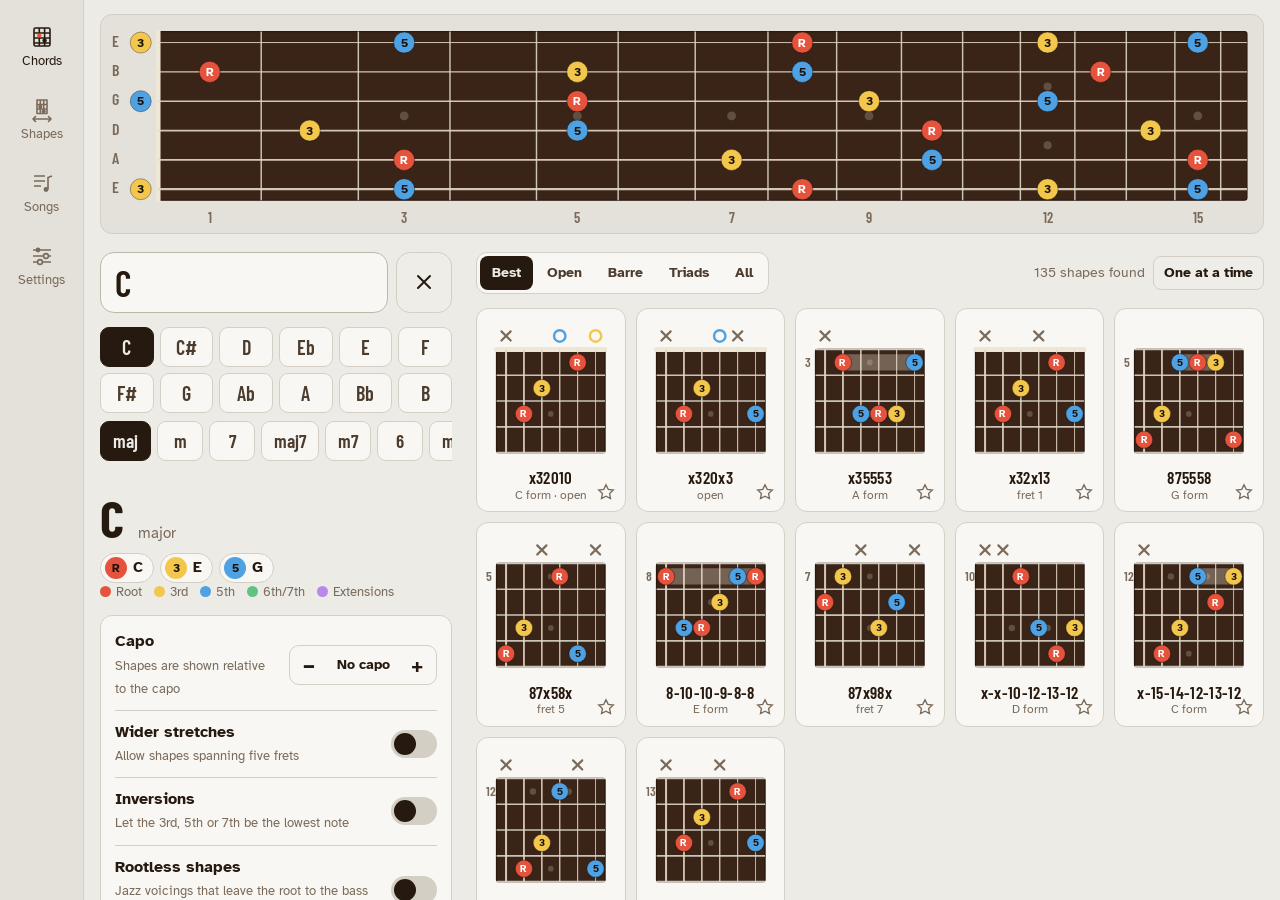
<file: index.html>
<!doctype html>
<html lang="en">
<head>
<meta charset="utf-8">
<meta name="viewport" content="width=device-width, initial-scale=1, viewport-fit=cover">
<title>Fretwise</title>
<meta name="description" content="Chord shapes, neck maps and song sheets for guitar.">
<meta name="theme-color" content="#1d1511">
<meta name="apple-mobile-web-app-capable" content="yes">
<meta name="mobile-web-app-capable" content="yes">
<meta name="apple-mobile-web-app-status-bar-style" content="black-translucent">
<meta name="apple-mobile-web-app-title" content="Fretwise">
<link rel="manifest" href="manifest.webmanifest">
<link rel="icon" href="icons/icon-192.png">
<link rel="apple-touch-icon" href="icons/apple-touch-icon.png">
<link rel="stylesheet" href="css/app.css">
<script>
// Interface size. Everything in the stylesheet is in rem, so this one number scales the whole app.
// Tablets aim for a layout about 980pt wide in portrait and 1240pt in landscape; phones and desktops stay at 1.
(function () {
  var SIZES = { smaller: 0.85, auto: 1, larger: 1.15, largest: 1.3 };
  function apply() {
    var size = "auto";
    try { size = JSON.parse(localStorage.getItem("fretwise.prefs") || "{}").uiSize || "auto"; } catch (e) {}
    var w = window.innerWidth, h = window.innerHeight;
    var touch = (navigator.maxTouchPoints || 0) > 0 || (window.matchMedia && matchMedia("(pointer: coarse)").matches);
    var tablet = touch && Math.min(w, h) >= 700;
    var s = 1;
    if (tablet) s = Math.min(2.2, Math.max(1.1, w / (h >= w ? 980 : 1240)));
    s *= SIZES[size] || 1;
    var eff = w / s, r = document.documentElement;
    r.style.fontSize = (16 * s).toFixed(2) + "px";
    r.classList.toggle("tablet", tablet);
    r.classList.toggle("wide", eff >= 900);
    r.classList.toggle("xwide", eff >= 1150);
    r.classList.toggle("small", eff <= 560);
    r.classList.toggle("narrow", eff <= 420);
  }
  window.__fwScale = apply;
  apply();
  window.addEventListener("resize", apply);
  window.addEventListener("orientationchange", function () { setTimeout(apply, 120); });
})();
</script>
</head>
<body>
<div id="app">
  <main id="view" tabindex="-1"></main>
  <nav class="tabs" aria-label="Sections">
    <button data-go="#/chords" aria-label="Chords">
      <svg viewBox="0 0 26 26" fill="none" stroke="currentColor" stroke-width="1.6" aria-hidden="true"><rect x="5" y="4" width="16" height="18" rx="1.5"/><path d="M5 9h16M5 14h16M5 19h16M10.3 4v18M15.6 4v18"/><circle class="ac" cx="10.3" cy="11.5" r="2.2" fill="currentColor" stroke="none"/><circle cx="15.6" cy="16.5" r="2.2" fill="currentColor" stroke="none"/></svg>
      <span>Chords</span>
    </button>
    <button data-go="#/shapes" aria-label="Shapes">
      <svg viewBox="0 0 26 26" fill="none" stroke="currentColor" stroke-width="1.6" stroke-linecap="round" stroke-linejoin="round" aria-hidden="true"><path d="M8 3h10M8 7.5h10M8 12h10M8 16.5h10M8 3v13.5M11.3 3v13.5M14.7 3v13.5M18 3v13.5"/><circle class="ac" cx="11.3" cy="9.75" r="2" fill="currentColor" stroke="none"/><circle cx="14.7" cy="14.25" r="2" fill="currentColor" stroke="none"/><path d="M4 22h18M6.5 19.5L4 22l2.5 2.5M19.5 19.5L22 22l-2.5 2.5"/></svg>
      <span>Shapes</span>
    </button>
    <button data-go="#/songs" aria-label="Songs">
      <svg viewBox="0 0 26 26" fill="none" stroke="currentColor" stroke-width="1.6" aria-hidden="true"><path d="M5 6h11M5 11h11M5 16h7"/><path d="M19 19.5V7.5l4-1.5"/><circle class="ac" cx="17" cy="19.5" r="2.4" fill="currentColor" stroke="none"/></svg>
      <span>Songs</span>
    </button>
    <button data-go="#/settings" aria-label="Settings">
      <svg viewBox="0 0 26 26" fill="none" stroke="currentColor" stroke-width="1.6" aria-hidden="true"><path d="M4 7h18M4 13h18M4 19h18"/><circle class="ac" cx="9" cy="7" r="2.4" fill="currentColor" stroke="none"/><circle cx="17" cy="13" r="2.4" fill="var(--bg-2)"/><circle cx="11" cy="19" r="2.4" fill="var(--bg-2)"/></svg>
      <span>Settings</span>
    </button>
  </nav>
</div>
<div id="toast" class="hidden" role="status" aria-live="polite"></div>
<script type="module" src="js/app.js"></script>
</body>
</html>
</file>
<file: css/app.css>
@font-face { font-family: "Atkinson"; src: url(../fonts/atkinson-hyperlegible-latin-400-normal.woff2) format("woff2"); font-weight: 400; font-display: swap; }
@font-face { font-family: "Atkinson"; src: url(../fonts/atkinson-hyperlegible-latin-700-normal.woff2) format("woff2"); font-weight: 700; font-display: swap; }
@font-face { font-family: "Barlow C"; src: url(../fonts/barlow-condensed-latin-500-normal.woff2) format("woff2"); font-weight: 500; font-display: swap; }
@font-face { font-family: "Barlow C"; src: url(../fonts/barlow-condensed-latin-600-normal.woff2) format("woff2"); font-weight: 600; font-display: swap; }
@font-face { font-family: "Barlow C"; src: url(../fonts/barlow-condensed-latin-700-normal.woff2) format("woff2"); font-weight: 700; font-display: swap; }

/* Stage: dark, warm, for dim rooms and gigs */
:root, :root[data-theme="stage"] {
  --bg: #1d1511;
  --bg-2: #241a15;
  --panel: #2b201a;
  --panel-2: #352820;
  --line: #4a392d;
  --line-2: #5d483a;
  --ink: #f2eadf;
  --ink-2: #d2c4b2;
  --muted: #a08d79;
  --chord: #f0bc68;
  --focus: #8fd0ff;
  --on-accent: #1d1511;
  --shadow: 0 0.625rem 1.875rem rgba(0, 0, 0, .45);
  color-scheme: dark;
}
/* Day: pale, for practice by a window */
:root[data-theme="day"] {
  --bg: #ecebe6;
  --bg-2: #e3e1da;
  --panel: #f8f7f3;
  --panel-2: #efede7;
  --line: #d3cfc4;
  --line-2: #bdb7aa;
  --ink: #26190f;
  --ink-2: #4c3c2e;
  --muted: #7a6a5a;
  --chord: #a3511c;
  --focus: #1d6fb8;
  --on-accent: #fff;
  --shadow: 0 0.625rem 1.875rem rgba(60, 40, 20, .18);
  color-scheme: light;
}
@media (prefers-color-scheme: light) {
  :root:not([data-theme]) , :root[data-theme="auto"] {
    --bg: #ecebe6; --bg-2: #e3e1da; --panel: #f8f7f3; --panel-2: #efede7; --line: #d3cfc4; --line-2: #bdb7aa;
    --ink: #26190f; --ink-2: #4c3c2e; --muted: #7a6a5a; --chord: #a3511c; --focus: #1d6fb8; --on-accent: #fff;
    --shadow: 0 0.625rem 1.875rem rgba(60, 40, 20, .18); color-scheme: light;
  }
}
:root {
  /* Degree colours: the same in both themes so a shape always reads the same */
  --deg-root: #e5533d;
  --deg-third: #f3c64c;
  --deg-fifth: #4ea2e3;
  --deg-seventh: #63c184;
  --deg-ext: #b88ae8;
  --deg-bass: #a8a196;
  /* The fretboard itself */
  --wood: #3a2418;
  --wood-edge: #2a190f;
  --fret: #c9c3b8;
  --nut: #efe7d6;
  --string: #e4d8c3;
  --inlay: #efe7d8;
  --font-ui: "Atkinson", system-ui, -apple-system, "Segoe UI", Roboto, sans-serif;
  --font-chord: "Barlow C", "Roboto Condensed", "Arial Narrow", sans-serif;
  --r: 0.75rem;
  --safe-t: env(safe-area-inset-top, 0px);
  --safe-b: env(safe-area-inset-bottom, 0px);
  --safe-l: env(safe-area-inset-left, 0px);
  --safe-r: env(safe-area-inset-right, 0px);
}

* { box-sizing: border-box; }
html, body { margin: 0; height: 100%; }
body {
  background: var(--bg);
  color: var(--ink);
  font: 400 1rem/1.45 var(--font-ui);
  -webkit-text-size-adjust: 100%;
  -webkit-tap-highlight-color: transparent;
  overscroll-behavior-y: none;
}
button, input, select, textarea { font: inherit; color: inherit; }
button { cursor: pointer; }
:focus-visible { outline: 0.125rem solid var(--focus); outline-offset: 0.125rem; }
.hidden { display: none !important; }
.muted { color: var(--muted); }
.sr { position: absolute; width: 1px; height: 1px; overflow: hidden; clip: rect(0 0 0 0); }

/* ---------- shell ---------- */
#app { display: grid; height: 100%; grid-template-rows: 1fr auto; }
#view { overflow-y: auto; overflow-x: hidden; -webkit-overflow-scrolling: touch; padding-top: var(--safe-t); padding-left: var(--safe-l); padding-right: var(--safe-r); }
nav.tabs {
  display: flex; justify-content: space-around;
  background: var(--bg-2); border-top: 1px solid var(--line);
  padding: 0.25rem 0.5rem calc(0.25rem + var(--safe-b));
}
nav.tabs button {
  flex: 1; max-width: 10rem; background: none; border: 0; padding: 0.375rem 0.25rem 0.25rem;
  display: flex; flex-direction: column; align-items: center; gap: 0.125rem;
  color: var(--muted); font-size: 0.8125rem; border-radius: 0.625rem;
}
nav.tabs button svg { width: 1.625rem; height: 1.625rem; }
nav.tabs button[aria-current="page"] { color: var(--ink); }
nav.tabs button[aria-current="page"] svg .ac { fill: var(--deg-root); }

html.wide #app { grid-template-columns: 5.25rem 1fr; grid-template-rows: 1fr; }
html.wide nav.tabs { order: -1; flex-direction: column; justify-content: flex-start; gap: 0.375rem; border-top: 0; border-right: 1px solid var(--line); padding: calc(0.875rem + var(--safe-t)) 0.375rem 0.875rem calc(0.375rem + var(--safe-l)); }
html.wide nav.tabs button { flex: 0; padding: 0.625rem 0.25rem; }
html.wide #view { padding-left: 0; }


.page { padding: 0.875rem 1rem 2.5rem; max-width: 87.5rem; margin: 0 auto; }
.page h1 { font: 700 1.625rem/1.2 var(--font-ui); margin: 0.375rem 0 0.875rem; letter-spacing: -.01em; }
.row { display: flex; gap: 0.5rem; align-items: center; flex-wrap: wrap; }
.grow { flex: 1; min-width: 0; }

.btn {
  display: inline-flex; align-items: center; justify-content: center; gap: 0.375rem;
  min-height: 2.625rem; padding: 0 0.875rem; border-radius: 0.625rem;
  background: var(--panel-2); border: 1px solid var(--line); color: var(--ink);
  font-weight: 700; font-size: 0.9375rem; white-space: nowrap;
}
.btn svg { width: 1.25rem; height: 1.25rem; }
.btn.pri { background: var(--ink); color: var(--bg); border-color: var(--ink); }
.btn.ghost { background: none; border-color: transparent; }
.btn.sm { min-height: 2.125rem; padding: 0 0.625rem; font-size: 0.875rem; border-radius: 0.5rem; }
.btn.icon { padding: 0; width: 2.625rem; }
.btn.sm.icon { width: 2.125rem; }
.btn.danger { color: var(--deg-root); }
.btn:disabled { opacity: .4; cursor: default; }

.inp, .sel, textarea.inp {
  background: var(--panel); border: 1px solid var(--line); border-radius: 0.625rem;
  min-height: 2.625rem; padding: 0.5rem 0.75rem; width: 100%;
}
textarea.inp { min-height: 50vh; font: 400 0.9375rem/1.5 ui-monospace, "SF Mono", Menlo, Consolas, monospace; resize: vertical; white-space: pre; overflow-wrap: normal; overflow-x: auto; }
label.f { display: grid; gap: 0.25rem; font-size: 0.875rem; color: var(--muted); }
label.f > span { font-weight: 700; color: var(--ink-2); }

.seg { display: inline-flex; background: var(--panel); border: 1px solid var(--line); border-radius: 0.6875rem; padding: 0.1875rem; gap: 0.125rem; overflow-x: auto; max-width: 100%; scrollbar-width: none; }
.seg::-webkit-scrollbar { display: none; }
.seg button { border: 0; background: none; padding: 0.4375rem 0.75rem; border-radius: 0.5rem; color: var(--ink-2); font-weight: 700; font-size: 0.875rem; white-space: nowrap; }
.seg button[aria-pressed="true"] { background: var(--ink); color: var(--bg); }

.stepper { display: inline-flex; align-items: center; background: var(--panel); border: 1px solid var(--line); border-radius: 0.625rem; }
.stepper button { background: none; border: 0; width: 2.375rem; height: 2.375rem; font-size: 1.25rem; font-weight: 700; color: var(--ink); }
.stepper output { min-width: 4.375rem; text-align: center; font-weight: 700; font-size: 0.875rem; }
.stepper output small { display: block; font-weight: 400; color: var(--muted); font-size: 0.7188rem; line-height: 1; }

.toggle { display: flex; align-items: center; gap: 0.75rem; padding: 0.625rem 0; }
.toggle input { appearance: none; width: 2.875rem; height: 1.75rem; border-radius: 0.875rem; background: var(--line); position: relative; flex: none; margin: 0; transition: background .15s; }
.toggle input::after { content: ""; position: absolute; top: 0.1875rem; left: 0.1875rem; width: 1.375rem; height: 1.375rem; border-radius: 50%; background: var(--ink); transition: transform .15s; }
.toggle input:checked { background: var(--deg-seventh); }
.toggle input:checked::after { transform: translateX(1.125rem); background: #fff; }
.toggle .t { flex: 1; }
.toggle .t b { display: block; }
.toggle .t small { color: var(--muted); }

/* ---------- chord finder ---------- */
.finder { display: grid; gap: 0.875rem; grid-template-columns: minmax(0, 1fr); }
.symbol-bar { display: flex; gap: 0.5rem; align-items: stretch; }
.symbol-input {
  flex: 1; min-width: 0; background: var(--panel); border: 1px solid var(--line-2); border-radius: 0.875rem;
  font: 600 2.25rem/1 var(--font-chord); padding: 0.5rem 0.875rem; color: var(--ink); letter-spacing: .01em;
}
.symbol-input::placeholder { color: var(--muted); font-weight: 500; }
.symbol-bar .btn { min-height: 3.5rem; width: 3.5rem; border-radius: 0.875rem; padding: 0; }
.symbol-bar .btn svg { width: 1.5rem; height: 1.5rem; }

.keypad { display: grid; gap: 0.5rem; grid-template-columns: minmax(0, 1fr); }
.roots { display: grid; grid-template-columns: repeat(6, 1fr); gap: 0.375rem; }
.roots button, .quals button {
  background: var(--panel); border: 1px solid var(--line); border-radius: 0.5625rem; min-height: 2.5rem;
  font: 600 1.25rem/1 var(--font-chord); color: var(--ink-2);
}
.roots button[aria-pressed="true"], .quals button[aria-pressed="true"] { background: var(--ink); color: var(--bg); border-color: var(--ink); }
.quals { display: flex; gap: 0.375rem; overflow-x: auto; padding-bottom: 0.125rem; scrollbar-width: none; }
.quals::-webkit-scrollbar { display: none; }
.quals button { flex: none; padding: 0 0.75rem; font-size: 1.1875rem; min-width: 2.875rem; }
.recent { display: flex; gap: 0.375rem; flex-wrap: wrap; align-items: center; }
.recent .lbl { font-size: 0.8125rem; color: var(--muted); margin-right: 0.125rem; }
.recent button { background: none; border: 1px solid var(--line); border-radius: 62.4375rem; padding: 0.1875rem 0.6875rem; font: 600 1.0625rem/1.2 var(--font-chord); color: var(--ink-2); }

.chord-head { display: flex; align-items: baseline; gap: 0.875rem; flex-wrap: wrap; }
.chord-head h2 { font: 700 3.25rem/1 var(--font-chord); margin: 0; letter-spacing: -.005em; }
.chord-head .desc { color: var(--muted); font-size: 0.9375rem; }
.tones { display: flex; gap: 0.375rem; flex-wrap: wrap; margin-top: 0.5rem; }
.tone { display: inline-flex; align-items: center; gap: 0.375rem; padding: 0.1875rem 0.625rem 0.1875rem 0.25rem; border-radius: 62.4375rem; background: var(--panel); border: 1px solid var(--line); font-size: 0.9375rem; }
.tone i { font: 700 0.75rem/1 var(--font-ui); font-style: normal; min-width: 1.375rem; height: 1.375rem; padding: 0 0.3125rem; border-radius: 0.6875rem; display: inline-grid; place-items: center; color: #1b120c; }
.tone.opt { opacity: .7; border-style: dashed; }
.tone b { font-weight: 700; }
.hint { color: var(--muted); font-size: 0.875rem; }
.err { color: var(--deg-root); font-weight: 700; }

.neck-wrap { overflow-x: auto; border-radius: 0.75rem; background: var(--bg-2); border: 1px solid var(--line); padding: 0.5rem 0.375rem 0.125rem; scrollbar-width: thin; }
.neck-wrap svg { display: block; width: 53.75rem; height: auto; }
html.xwide .neck-wrap svg { width: 100%; } 


.shape-tools { display: flex; gap: 0.625rem; flex-wrap: wrap; align-items: center; justify-content: space-between; }
.count { color: var(--muted); font-size: 0.875rem; }
.group-title { font: 700 0.9375rem/1.2 var(--font-ui); color: var(--ink-2); margin: 1rem 0 0.5rem; }

.vgrid { display: grid; grid-template-columns: repeat(auto-fill, minmax(8.75rem, 1fr)); gap: 0.625rem; }
html.narrow .vgrid { grid-template-columns: repeat(2, 1fr); gap: 0.5rem; } 

.vcard {
  position: relative; background: var(--panel); border: 1px solid var(--line); border-radius: var(--r);
  padding: 0.5rem 0.375rem 0.5rem; display: flex; flex-direction: column; align-items: center; text-align: center;
}
.vcard[aria-selected="true"] { border-color: var(--ink-2); box-shadow: 0 0 0 1px var(--ink-2) inset; }
.vcard .hit { position: absolute; inset: 0; background: none; border: 0; border-radius: var(--r); }
.vcard svg.cbox { width: 100%; max-width: 9.375rem; height: auto; pointer-events: none; }
.vcard .cap { font: 600 1.0625rem/1.15 var(--font-chord); color: var(--ink); letter-spacing: .02em; margin-top: 0.125rem; }
.vcard .tags { font-size: 0.7812rem; color: var(--muted); line-height: 1.25; min-height: 1.25em; }
.vcard .star { position: absolute; bottom: 0.125rem; right: 0.125rem; z-index: 1; background: none; border: 0; width: 2.125rem; height: 2.125rem; display: grid; place-items: center; color: var(--muted); }
.vcard .star svg { width: 1.25rem; height: 1.25rem; }
.vcard .star[aria-pressed="true"] { color: var(--deg-third); }
.more { display: flex; justify-content: center; margin-top: 0.875rem; }

/* chord box drawing */
svg .wood { fill: var(--wood); stroke: var(--wood-edge); stroke-width: 1; }
svg .fret { stroke: var(--fret); stroke-width: 1.2; }
svg .nut { stroke: var(--nut); stroke-width: 3.6; stroke-linecap: round; }
svg .string { stroke: var(--string); opacity: .9; }
svg .inlay { fill: var(--inlay); opacity: .22; }
svg .fretno { font: 600 10px var(--font-chord); fill: var(--muted); }
svg .mute { stroke: var(--muted); stroke-width: 1.6; stroke-linecap: round; fill: none; }
svg .barre { fill: var(--nut); opacity: .32; }
svg .open { fill: none; stroke-width: 1.8; }
svg .open.deg-root { stroke: var(--deg-root); }
svg .open.deg-third { stroke: var(--deg-third); }
svg .open.deg-fifth { stroke: var(--deg-fifth); }
svg .open.deg-seventh { stroke: var(--deg-seventh); }
svg .open.deg-ext { stroke: var(--deg-ext); }
svg .open.deg-bass, svg .open.deg-x { stroke: var(--deg-bass); }
svg .dot circle, svg .nd circle { stroke: rgba(0, 0, 0, .35); stroke-width: .8; }
svg .dot text { font: 700 7.4px var(--font-ui); fill: #1b120c; }
svg .dot text.small { font-size: 6px; }
svg .dot text.mid { font-size: 6.4px; letter-spacing: -0.02em; }
svg .deg-root circle { fill: var(--deg-root); }
svg .deg-third circle { fill: var(--deg-third); }
svg .deg-fifth circle { fill: var(--deg-fifth); }
svg .deg-seventh circle { fill: var(--deg-seventh); }
svg .deg-ext circle { fill: var(--deg-ext); }
svg .deg-bass circle { fill: var(--deg-bass); }
svg .deg-root text { fill: #fff; }
svg.neck .strname { font: 600 13px var(--font-chord); fill: var(--muted); }
svg.neck .fretno { font-size: 12px; }
svg.neck .nd text { font: 700 9.6px var(--font-ui); fill: #1b120c; pointer-events: none; }
svg.neck .nd.deg-root text { fill: #fff; }
svg.neck .nd.dim circle { fill-opacity: .18; stroke-width: 1.2; }
svg.neck .nd.dim.deg-root circle { stroke: var(--deg-root); }
svg.neck .nd.dim.deg-third circle { stroke: var(--deg-third); }
svg.neck .nd.dim.deg-fifth circle { stroke: var(--deg-fifth); }
svg.neck .nd.dim.deg-seventh circle { stroke: var(--deg-seventh); }
svg.neck .nd.dim.deg-ext circle { stroke: var(--deg-ext); }
svg.neck .nd.dim text { fill: var(--ink-2); opacity: .75; }
svg.neck .nd { cursor: pointer; }
svg.neck .mutex { font: 700 13px var(--font-ui); fill: var(--muted); }

.legend { display: flex; gap: 0.75rem; flex-wrap: wrap; font-size: 0.8125rem; color: var(--muted); }
.legend span { display: inline-flex; align-items: center; gap: 0.3125rem; }
.legend i { width: 0.6875rem; height: 0.6875rem; border-radius: 50%; display: inline-block; }

.opts-inline { display: none; }
html.wide .opts-inline { display: block; }
html.wide .opts-btn { display: none !important; } 

.options-panel { background: var(--panel); border: 1px solid var(--line); border-radius: var(--r); padding: 0.25rem 0.875rem; }
.options-panel .toggle + .toggle { border-top: 1px solid var(--line); }

html.wide .finder { grid-template-columns: minmax(18.5rem, 22rem) minmax(0, 1fr); align-items: start; column-gap: 1.5rem; row-gap: 1.125rem; }
html.wide .finder .left { position: sticky; top: 0.875rem; display: grid; gap: 0.875rem; }
html.wide .finder .right { display: grid; gap: 0.875rem; min-width: 0; }
html.wide .finder .neck-row { grid-column: 1 / -1; grid-row: 1; }
html.wide .finder .left { grid-column: 1; grid-row: 2; }
html.wide .finder .right { grid-column: 2; grid-row: 2; }
html.wide .neck-wrap svg { width: 100%; }

.finder .left, .finder .right { display: grid; gap: 0.875rem; min-width: 0; grid-template-columns: minmax(0, 1fr); }

/* ---------- songs ---------- */
.song-list { display: grid; gap: 0.5rem; }
.song-item {
  display: grid; grid-template-columns: 1fr auto; gap: 0.125rem 0.625rem; text-align: left; width: 100%;
  background: var(--panel); border: 1px solid var(--line); border-radius: var(--r); padding: 0.75rem 0.875rem;
}
.song-item .t { font-weight: 700; font-size: 1.0625rem; }
.song-item .a { color: var(--muted); font-size: 0.875rem; grid-column: 1; }
.song-item .k { grid-row: 1 / span 2; grid-column: 2; align-self: center; font: 600 1.375rem/1 var(--font-chord); color: var(--chord); }
.song-item .ch { grid-column: 1 / -1; font: 500 0.9375rem/1.3 var(--font-chord); color: var(--ink-2); white-space: nowrap; overflow: hidden; text-overflow: ellipsis; }
.empty { text-align: center; padding: 2.5rem 1rem; color: var(--muted); }
.empty b { display: block; color: var(--ink); font-size: 1.125rem; margin-bottom: 0.25rem; }

.song-top { position: sticky; top: 0; z-index: 5; background: var(--bg); padding: 0.625rem 1rem 0.625rem; border-bottom: 1px solid var(--line); }
.song-top .title { display: flex; align-items: center; gap: 0.5rem; }
.song-top h1 { font: 700 1.3125rem/1.15 var(--font-ui); margin: 0; }
.song-top .by { color: var(--muted); font-size: 0.875rem; }
.song-tools { display: flex; gap: 0.5rem; flex-wrap: wrap; align-items: center; margin-top: 0.625rem; }
.song-tools .sounds { font-size: 0.8125rem; color: var(--muted); }
html:not(.wide) .song-tools { flex-wrap: nowrap; overflow-x: auto; margin: 0.625rem -1rem 0; padding: 0 1rem; scrollbar-width: none; }
html:not(.wide) .song-tools::-webkit-scrollbar { display: none; }
html:not(.wide) .song-tools > * { flex: none; }

.song-body-wrap { display: grid; }
html.wide .song-body-wrap { grid-template-columns: 1fr 18.75rem; }
html.wide .song-body-wrap .side { position: sticky; top: 8.25rem; align-self: start; max-height: calc(100vh - 9.375rem); overflow-y: auto; padding: 0.875rem 1rem 1.875rem 0.375rem; }
html.wide .song-body-wrap .side .vgrid { grid-template-columns: 1fr 1fr; }

html:not(.wide) .song-body-wrap .side { display: none; } 

.song-strip { display: flex; gap: 0.5rem; overflow-x: auto; padding: 0.625rem 1rem 0.25rem; scrollbar-width: none; }
.song-strip::-webkit-scrollbar { display: none; }
.song-strip .vcard { flex: none; width: 6.5rem; padding: 0.25rem 0.25rem 0.375rem; }
.song-strip .vcard .cap { font-size: 1.125rem; }
.song-strip .vcard .tags { display: none; }
html.wide .song-strip { display: none; } 


.song-body { padding: 0.625rem 1rem 50vh; font-size: var(--song-font, 1.25rem); line-height: 1.25; max-width: 56.25rem; }
.song-body .meta { color: var(--muted); font-size: 0.875rem; margin-bottom: 0.625rem; }
.sec { margin: 0 0 1.1em; }
.sec-label { font: 700 .72em/1.2 var(--font-ui); color: var(--muted); margin-bottom: .35em; }
.sec.chorus { border-left: 0.1875rem solid var(--line-2); padding-left: .7em; }
.line { display: flex; flex-wrap: wrap; align-items: flex-end; min-height: 1.25em; }
.line + .line { margin-top: .12em; }
.chunk { display: inline-flex; flex-direction: column; white-space: pre; }
.chunk .c { font: 600 1.02em/1.15 var(--font-chord); color: var(--chord); padding-right: .4em; min-height: 1.15em; cursor: pointer; }
.chunk .c:empty { cursor: default; }
.line.nochords .c { display: none; }
.line.chords-only .l { display: none; }
.line.chords-only .c { padding-right: .9em; }
.cmt { font-style: italic; color: var(--muted); font-size: .8em; margin: .3em 0; }
.ref { font-weight: 700; color: var(--ink-2); font-size: .85em; }
.blank { height: .7em; }
pre.tab { font: 400 .7em/1.3 ui-monospace, Menlo, Consolas, monospace; overflow-x: auto; margin: .3em 0; }
.grid-bars { display: grid; grid-template-columns: repeat(4, 1fr); border-left: 0.125rem solid var(--line-2); margin-bottom: 0.25rem; }
.grid-bars .bar { border-right: 0.125rem solid var(--line-2); padding: .25em .5em; min-height: 2.2em; display: flex; gap: .6em; align-items: center; font: 600 1.05em/1.1 var(--font-chord); color: var(--chord); }
.grid-bars .bar .rn { display: block; font: 400 .55em/1 var(--font-ui); color: var(--muted); }
.grid-bars .bar span { cursor: pointer; }

.chart .sec-chart { margin-bottom: 1.1em; }
.chips { display: flex; flex-wrap: wrap; gap: .4em; }
.chip { background: var(--panel); border: 1px solid var(--line); border-radius: 0.625rem; padding: .25em .6em .3em; text-align: center; cursor: pointer; }
.chip b { display: block; font: 600 1.05em/1.1 var(--font-chord); color: var(--chord); }
.chip small { display: block; font-size: .6em; color: var(--muted); }

/* ---------- sheet (bottom sheet / dialog) ---------- */
.scrim { position: fixed; inset: 0; background: rgba(10, 6, 4, .55); z-index: 40; }
.sheet {
  position: fixed; left: 0; right: 0; bottom: 0; z-index: 41; max-height: 86vh; overflow-y: auto;
  background: var(--bg-2); border-top: 1px solid var(--line-2); border-radius: 1.125rem 1.125rem 0 0;
  padding: 0.625rem 1rem calc(1.25rem + var(--safe-b)); box-shadow: var(--shadow);
}
html.wide .sheet { left: 50%; right: auto; bottom: auto; top: 50%; transform: translate(-50%, -50%); width: min(47.5rem, 92vw); border-radius: 1.125rem; border: 1px solid var(--line-2); }

.sheet .grab { width: 2.5rem; height: 0.25rem; border-radius: 0.125rem; background: var(--line-2); margin: 0 auto 0.625rem; }
.sheet h2 { font: 700 1.25rem/1.2 var(--font-ui); margin: 0 0 0.25rem; }
.sheet .sheet-head { display: flex; align-items: center; justify-content: space-between; gap: 0.625rem; margin-bottom: 0.625rem; }

#toast { position: fixed; left: 50%; bottom: calc(5.375rem + var(--safe-b)); transform: translateX(-50%); background: var(--ink); color: var(--bg); padding: 0.625rem 1rem; border-radius: 0.625rem; font-weight: 700; z-index: 60; box-shadow: var(--shadow); max-width: 90vw; text-align: center; }

/* ---------- settings ---------- */
.settings { display: grid; gap: 1.125rem; max-width: 45rem; }
.settings section { background: var(--panel); border: 1px solid var(--line); border-radius: var(--r); padding: 0.375rem 1rem 0.625rem; }
.settings h2 { font: 700 0.9375rem/1.2 var(--font-ui); color: var(--ink-2); margin: 0.75rem 0 0.375rem; }
.settings .f { margin: 0.5rem 0 0.75rem; }
.settings .toggle + .toggle { border-top: 1px solid var(--line); }
.settings p { color: var(--muted); font-size: 0.875rem; margin: 0.375rem 0 0.625rem; }

.editor { display: grid; gap: 0.75rem; max-width: 61.25rem; }
.editor .meta-fields { display: grid; grid-template-columns: 1fr 1fr; gap: 0.625rem; }
html.small .editor .meta-fields { grid-template-columns: 1fr; } 

.editor .help { font-size: 0.875rem; color: var(--muted); }
.editor .help code { background: var(--panel-2); padding: 1px 0.3125rem; border-radius: 0.3125rem; color: var(--ink-2); }

@media (prefers-reduced-motion: reduce) { * { transition: none !important; scroll-behavior: auto !important; } }

/* ---------- shapes ---------- */
.quals.wrap { flex-wrap: wrap; overflow: visible; }
html:not(.wide) .quals.wrap { flex-wrap: nowrap; overflow-x: auto; margin: 0 -1rem; padding: 0 1rem 0.125rem; } 

.shapes-lib { display: grid; gap: 0.75rem; grid-template-columns: minmax(0, 1fr); }
.shapes-lib h1 { margin-bottom: 0.125rem; }
.shapes-lib .chord-head { margin-top: 0.375rem; }
.chipbox { display: inline-flex; align-items: center; gap: 0.4375rem; min-height: 2.375rem; padding: 0 0.75rem; border: 1px solid var(--line); border-radius: 0.625rem; background: var(--panel); font-weight: 700; font-size: 0.875rem; color: var(--ink-2); cursor: pointer; }
.chipbox input { appearance: none; width: 1rem; height: 1rem; border: 0.1rem solid var(--line-2); border-radius: 0.25rem; margin: 0; display: grid; place-items: center; }
.chipbox input:checked { background: var(--ink); border-color: var(--ink); }
.chipbox input:checked::after { content: ""; width: 0.5rem; height: 0.25rem; border: solid var(--bg); border-width: 0 0 0.125rem 0.125rem; transform: translateY(-1px) rotate(-45deg); }
a.vcard.shape { color: inherit; text-decoration: none; }
a.vcard.shape svg.cbox { pointer-events: none; }

.practice { display: grid; gap: 1rem; grid-template-columns: minmax(0, 1fr); padding-top: 1rem; }
.pr-left, .pr-right { display: grid; gap: 0.875rem; min-width: 0; grid-template-columns: minmax(0, 1fr); align-content: start; }
.pr-box { background: var(--panel); border: 1px solid var(--line); border-radius: var(--r); padding: 0.75rem 0.5rem 0.25rem; display: flex; justify-content: center; }
.pr-box svg.cbox { width: 100%; max-width: 14.375rem; height: auto; }
.name-card { display: grid; gap: 0.125rem; justify-items: start; text-align: left; width: 100%; background: var(--panel); border: 1px solid var(--line-2); border-radius: var(--r); padding: 0.625rem 0.875rem 0.75rem; color: var(--muted); font-size: 0.875rem; }
.name-card .q { font: 700 2.75rem/1 var(--font-chord); color: var(--chord); }
.name-card.hidden-name { border-style: dashed; }
.name-card.hidden-name .q { color: var(--muted); }
.pr-controls { display: grid; gap: 0.75rem; }
.pr-move { display: flex; gap: 0.5rem; flex-wrap: wrap; align-items: center; }
.pr-left .toggle { padding: 0.125rem 0.25rem; }
html.wide .practice { grid-template-columns: minmax(17rem, 25rem) minmax(0, 1fr); column-gap: 1.625rem; row-gap: 1.25rem; align-items: start; }
html.wide .practice .pr-neck { grid-column: 1 / -1; grid-row: 1; }
html.wide .practice .pr-left { grid-column: 1; grid-row: 2; }
html.wide .practice .pr-right { grid-column: 2; grid-row: 2; }
html.wide .pr-controls { gap: 1rem; }
html.wide .pr-box svg.cbox { max-width: 19rem; }
html.wide .pr-box { padding: 1rem 0.75rem 0.5rem; }
html.wide .pr-controls .btn, html.wide .pr-controls .stepper button { min-height: 3rem; }
html.wide .pr-controls .seg button { padding: 0.6rem 0.95rem; font-size: 0.95rem; }

html:not(.wide) .practice { grid-template-columns: minmax(0, 1fr); }
html:not(.wide) .pr-left { grid-template-columns: 8.25rem minmax(0, 1fr); align-items: start; }
html:not(.wide) .pr-left .pr-box { grid-row: span 2; padding: 0.375rem 0.25rem 0; }
html:not(.wide) .name-card .q { font-size: 2.125rem; }
html:not(.wide) .pr-move .seg, html:not(.wide) .pr-auto .seg { max-width: 100%; }


/* ---- 1.3.0: folding chord keys, one shape at a time, high-contrast theme ---- */
:root[data-theme="contrast"] {
  --bg: #000; --bg-2: #000; --panel: #0b0b0b; --panel-2: #161616; --line: #8a8a8a; --line-2: #fff;
  --ink: #fff; --ink-2: #fff; --muted: #d6d6d6; --chord: #ffe14a; --focus: #6fd3ff; --on-accent: #000;
  --shadow: none; color-scheme: dark;
  --wood: #000; --wood-edge: #000; --fret: #fff; --nut: #fff;
}
.pad-btn[aria-expanded="true"] { background: var(--panel-2); border-color: var(--line-2); }
html.wide .pad-btn { display: none; }
html:not(.wide) .finder.pad-closed .keypad, html:not(.wide) .finder.pad-closed .recent { display: none; }
html:not(.wide) .finder.one #info .tones, html:not(.wide) .finder.one #info .hint, html:not(.wide) .finder.one #info .legend, html:not(.wide) .finder.one .neck-row { display: none; }
#one-btn > span:first-child { display: none; }
#one-btn[aria-pressed="true"] { background: var(--ink); color: var(--bg); border-color: var(--ink); }
.onecard { background: var(--panel); border: 1px solid var(--line); border-radius: var(--r); padding: 0.75rem 0.875rem 0.875rem; display: grid; gap: 0.375rem; justify-items: center; text-align: center; touch-action: pan-y; }
.onecard .one-top { width: 100%; display: flex; justify-content: flex-start; align-items: baseline; }
.onecard .one-top b { font: 700 1.75rem/1 var(--font-chord); }
.onecard .one-box { position: relative; width: 100%; display: grid; justify-items: center; }
.onecard .one-box .hit { position: absolute; inset: 0; background: none; border: 0; }
.onecard svg.cbox { width: 100%; max-width: min(21rem, 36vh); height: auto; pointer-events: none; }
.onecard .star { position: absolute; top: 0; right: 0; background: none; border: 0; width: 2.75rem; height: 2.75rem; display: grid; place-items: center; color: var(--muted); }
.onecard .star svg { width: 1.625rem; height: 1.625rem; }
.onecard .star[aria-pressed="true"] { color: var(--deg-third); }
.onecard .cap { font: 600 1.5rem/1.15 var(--font-chord); letter-spacing: .02em; }
.onecard .tags { color: var(--muted); min-height: 1.25em; }
.onecard .one-nav { width: 100%; display: grid; grid-template-columns: 1fr 1fr; gap: 0.625rem; margin-top: 0.375rem; }
.onecard .one-nav .btn { min-height: 4rem; font-size: 1.125rem; justify-content: center; }
.onecard .one-nav .btn:disabled { opacity: .4; }
.onecard .one-nav svg { width: 1.375rem; height: 1.375rem; }
.onecard .one-nav .fwd { display: inline-grid; transform: scaleX(-1); }
</file>
